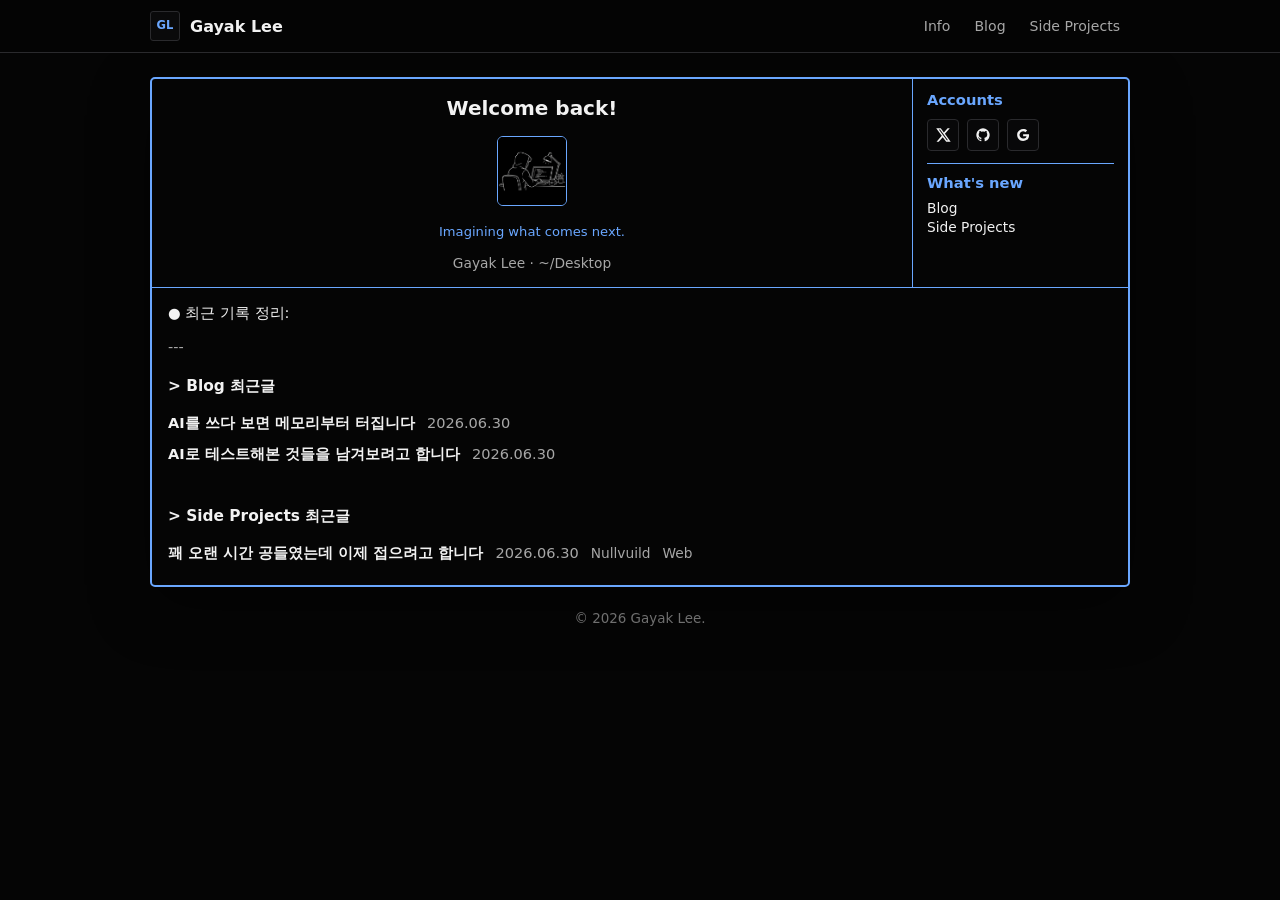
<file: index.html>
<!doctype html>
<html lang="ko">
<head>
  <meta charset="utf-8">
  <meta name="viewport" content="width=device-width, initial-scale=1">
  <meta name="description" content="Gayak Lee의 개인 블로그. AI 도구를 써보고 남긴 글과 사이드 프로젝트 기록.">
  <title>Gayak Lee</title>
  <link rel="icon" href="favicon.ico" sizes="any">
  <link rel="icon" type="image/png" href="assets/favicon-32.png">
  <link rel="apple-touch-icon" href="assets/favicon-180.png">
  <link rel="stylesheet" href="style.css">
</head>
<body>
  <header class="site-header">
    <nav class="nav wrap" aria-label="Main navigation">
      <a class="brand" href="index.html"><span class="brand-mark">GL</span><span>Gayak Lee</span></a>
      <div class="links">
        <a href="info.html">Info</a>
        <a href="blog.html">Blog</a>
        <a href="projects.html">Side Projects</a>
      </div>
    </nav>
  </header>

  <main class="wrap">
    <section class="hero">
      <div class="terminal-body">
        <div>
          <h1 class="terminal-welcome">Welcome back!</h1>
          <img class="terminal-profile" src="assets/profile-illustration.png" alt="Gayak Lee">
          <p class="prompt">Imagining what comes next.</p>
          <p class="terminal-path">Gayak Lee · ~/Desktop</p>
        </div>
      </div>

      <aside class="terminal-side">
        <h2>Accounts</h2>
        <div class="account-icons" aria-label="Accounts">
          <a class="icon-link" href="https://x.com/GayakLee" target="_blank" rel="noreferrer" aria-label="X">
            <svg viewBox="0 0 24 24" aria-hidden="true"><path d="M18.9 2h3.3l-7.3 8.3L23.5 22h-6.7l-5.2-6.8L5.6 22H2.3l7.8-8.9L1.8 2h6.8l4.7 6.2L18.9 2Zm-1.2 18h1.8L7.6 3.9H5.7L17.7 20Z"/></svg>
          </a>
          <a class="icon-link" href="https://github.com/GayakLee" target="_blank" rel="noreferrer" aria-label="GitHub">
            <svg viewBox="0 0 24 24" aria-hidden="true"><path d="M12 2a10 10 0 0 0-3.2 19.5c.5.1.7-.2.7-.5v-1.9c-2.8.6-3.4-1.2-3.4-1.2-.5-1.1-1.1-1.4-1.1-1.4-.9-.6.1-.6.1-.6 1 0 1.5 1 1.5 1 .9 1.5 2.3 1 2.9.8.1-.6.3-1 .6-1.3-2.2-.3-4.6-1.1-4.6-5A3.9 3.9 0 0 1 6.6 8.7c-.1-.3-.5-1.3.1-2.7 0 0 .8-.3 2.8 1a9.5 9.5 0 0 1 5 0c1.9-1.3 2.8-1 2.8-1 .6 1.4.2 2.4.1 2.7a3.9 3.9 0 0 1 1 2.7c0 3.9-2.3 4.7-4.6 5 .4.3.7.9.7 1.8V21c0 .3.2.6.7.5A10 10 0 0 0 12 2Z"/></svg>
          </a>
          <a class="icon-link" href="mailto:gayaklee@gmail.com" aria-label="Gmail">
            <svg viewBox="0 0 24 24" aria-hidden="true"><path d="M12.2 10.2v3.6h5.1c-.2 1.2-.8 2.2-1.8 2.9v2.4h2.9c1.7-1.6 2.7-3.9 2.7-6.6 0-.6-.1-1.2-.2-1.8h-8.7Zm0 10.8c2.4 0 4.5-.8 6-2.2l-2.9-2.4c-.8.5-1.8.9-3.1.9-2.4 0-4.4-1.6-5.1-3.8h-3v2.5c1.5 3 4.6 5 8.1 5ZM7.1 13.5c-.2-.5-.3-1.1-.3-1.7s.1-1.2.3-1.7V7.6h-3A9 9 0 0 0 3.2 12c0 1.4.3 2.7.9 3.9l3-2.4Zm5.1-7.1c1.3 0 2.5.5 3.4 1.3l2.6-2.6C16.7 3.7 14.6 3 12.2 3 8.7 3 5.6 5 4.1 8l3 2.4c.7-2.4 2.7-4 5.1-4Z"/></svg>
          </a>
        </div>
        <hr>
        <h2>What's new</h2>
        <p><a class="muted" href="blog.html">Blog</a></p>
        <p><a class="muted" href="projects.html">Side Projects</a></p>
      </aside>

      <div class="terminal-recent">
        <div class="answer-log">
          <p class="answer-title">● 최근 기록 정리:</p>
          <p class="answer-rule">---</p>

          <div class="answer-group">
            <h2>&gt; Blog 최근글</h2>
            <a class="answer-row home-recent-row" href="posts/2.html">
              <strong>AI를 쓰다 보면 메모리부터 터집니다</strong>
              <span>2026.06.30</span>
            </a>
            <a class="answer-row home-recent-row" href="posts/1.html">
              <strong>AI로 테스트해본 것들을 남겨보려고 합니다</strong>
              <span>2026.06.30</span>
            </a>
          </div>

          <div class="answer-group side-projects-recent">
            <h2>&gt; Side Projects 최근글</h2>
            <a class="answer-row home-recent-row project-answer-row" href="projects/nullvuild/1.html">
              <strong>꽤 오랜 시간 공들였는데 이제 접으려고 합니다</strong>
              <span>2026.06.30</span>
              <span class="project-name">Nullvuild</span>
              <span class="project-category">Web</span>
            </a>
          </div>
        </div>
      </div>
    </section>

    <footer>© 2026 Gayak Lee.</footer>
  </main>
</body>
</html>
</file>
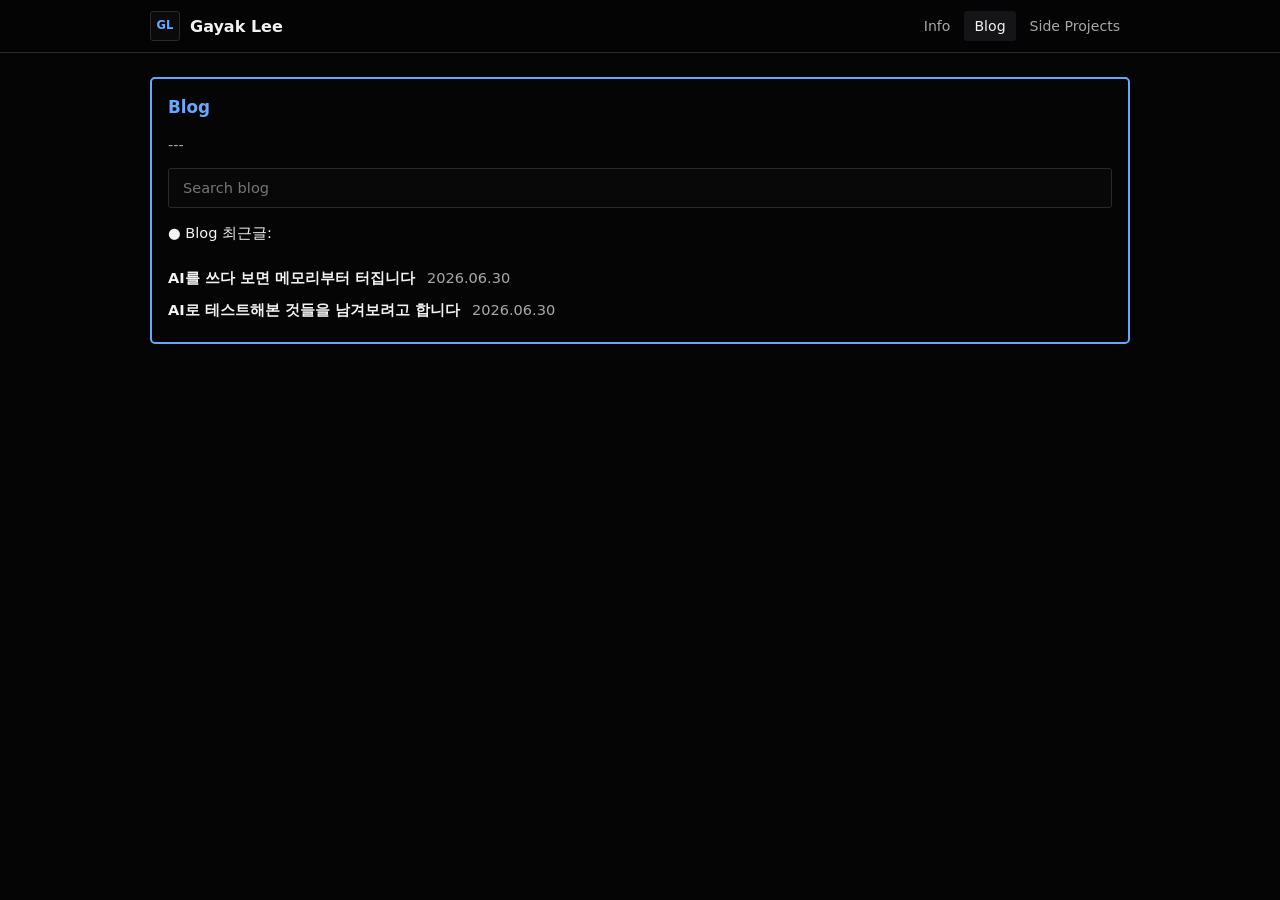
<file: blog.html>
<!doctype html>
<html lang="ko">
<head>
  <meta charset="utf-8">
  <meta name="viewport" content="width=device-width, initial-scale=1">
  <title>Blog - Gayak Lee</title>
  <link rel="icon" href="favicon.ico" sizes="any">
  <link rel="icon" type="image/png" href="assets/favicon-32.png">
  <link rel="apple-touch-icon" href="assets/favicon-180.png">
  <link rel="stylesheet" href="style.css">
</head>
<body>
  <header class="site-header">
    <nav class="nav wrap" aria-label="Main navigation">
      <a class="brand" href="index.html"><span class="brand-mark">GL</span><span>Gayak Lee</span></a>
      <div class="links">
        <a href="info.html">Info</a>
        <a href="blog.html" aria-current="page">Blog</a>
        <a href="projects.html">Side Projects</a>
      </div>
    </nav>
  </header>

  <main class="wrap">
    <section class="terminal-page">
      <div class="answer-log">
        <p class="terminal-page-title">Blog</p>
        <p class="answer-rule">---</p>
        <div class="search terminal-search">
          <input id="searchInput" type="search" placeholder="Search blog" autocomplete="off">
        </div>
        <div id="postList"></div>
        <button id="loadMore" class="load-more" type="button">더 보기</button>
      </div>
    </section>
  </main>

  <script>
    const posts = [
      { title: "AI를 쓰다 보면 메모리부터 터집니다", date: "2026.06.30", href: "posts/2.html", excerpt: "AI 도구를 쓰면서 메모리와 저장공간 관리까지 신경 쓰게 된 후기입니다." },
      { title: "AI로 테스트해본 것들을 남겨보려고 합니다", date: "2026.06.30", href: "posts/1.html", excerpt: "포장된 이야기가 아니라 실제로 써보고 느낀 후기를 남겨보려고 합니다." }
    ];

    const pageSize = 3;
    let shown = pageSize;
    let query = "";
    const list = document.getElementById("postList");
    const button = document.getElementById("loadMore");
    const input = document.getElementById("searchInput");

    function filteredPosts() {
      const q = query.trim().toLowerCase();
      if (!q) return posts;
      return posts.filter((post) => `${post.title} ${post.date} ${post.excerpt}`.toLowerCase().includes(q));
    }

    function render() {
      const items = filteredPosts();
      const visible = items.slice(0, shown);
      list.innerHTML = `
        <p class="answer-title">● Blog 최근글:</p>
        <div class="answer-group">
          ${visible.map((post) => `
            <a class="answer-row home-recent-row" href="${post.href}">
              <strong>${post.title}</strong>
              <span>${post.date}</span>
            </a>
          `).join("")}
        </div>
      `;
      if (!visible.length) {
        list.innerHTML = `
          <p class="answer-title">● Blog 최근글:</p>
          <div class="empty">검색 결과가 없습니다.</div>
        `;
      }
      button.style.display = shown < items.length ? "block" : "none";
    }

    input.addEventListener("input", (event) => {
      query = event.target.value;
      shown = pageSize;
      render();
    });

    button.addEventListener("click", () => {
      shown += pageSize;
      render();
    });

    window.addEventListener("scroll", () => {
      if (button.style.display === "none") return;
      if (window.innerHeight + window.scrollY >= document.body.offsetHeight - 220) {
        shown += pageSize;
        render();
      }
    }, { passive: true });

    render();
  </script>
</body>
</html>
</file>
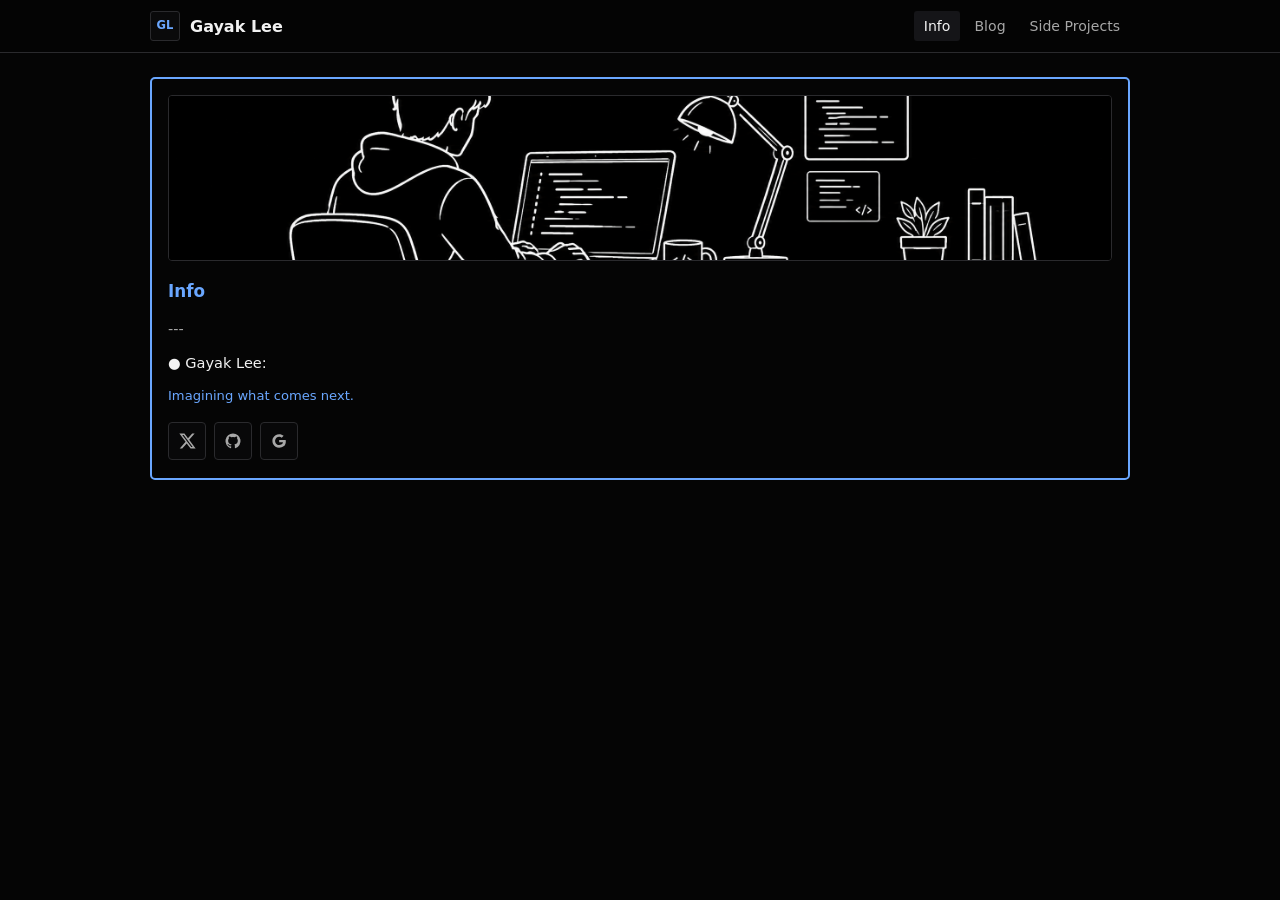
<file: info.html>
<!doctype html>
<html lang="ko">
<head>
  <meta charset="utf-8">
  <meta name="viewport" content="width=device-width, initial-scale=1">
  <title>Info - Gayak Lee</title>
  <link rel="icon" href="favicon.ico" sizes="any">
  <link rel="icon" type="image/png" href="assets/favicon-32.png">
  <link rel="apple-touch-icon" href="assets/favicon-180.png">
  <link rel="stylesheet" href="style.css">
</head>
<body>
  <header class="site-header">
    <nav class="nav wrap" aria-label="Main navigation">
      <a class="brand" href="index.html"><span class="brand-mark">GL</span><span>Gayak Lee</span></a>
      <div class="links">
        <a href="info.html" aria-current="page">Info</a>
        <a href="blog.html">Blog</a>
        <a href="projects.html">Side Projects</a>
      </div>
    </nav>
  </header>

  <main class="wrap">
    <section class="terminal-page">
      <div class="answer-log">
        <figure class="info-banner">
          <img src="assets/info-banner.png" alt="Developer workspace line illustration">
        </figure>
        <p class="terminal-page-title">Info</p>
        <p class="answer-rule">---</p>
        <p class="answer-title">● Gayak Lee:</p>
        <p class="prompt">Imagining what comes next.</p>
        <div class="account-icons info-icons" aria-label="Accounts">
          <a class="icon-link" href="https://x.com/GayakLee" target="_blank" rel="noreferrer" aria-label="X">
            <svg viewBox="0 0 24 24" aria-hidden="true"><path d="M18.9 2h3.3l-7.3 8.3L23.5 22h-6.7l-5.2-6.8L5.6 22H2.3l7.8-8.9L1.8 2h6.8l4.7 6.2L18.9 2Zm-1.2 18h1.8L7.6 3.9H5.7L17.7 20Z"/></svg>
          </a>
          <a class="icon-link" href="https://github.com/GayakLee" target="_blank" rel="noreferrer" aria-label="GitHub">
            <svg viewBox="0 0 24 24" aria-hidden="true"><path d="M12 2a10 10 0 0 0-3.2 19.5c.5.1.7-.2.7-.5v-1.9c-2.8.6-3.4-1.2-3.4-1.2-.5-1.1-1.1-1.4-1.1-1.4-.9-.6.1-.6.1-.6 1 0 1.5 1 1.5 1 .9 1.5 2.3 1 2.9.8.1-.6.3-1 .6-1.3-2.2-.3-4.6-1.1-4.6-5A3.9 3.9 0 0 1 6.6 8.7c-.1-.3-.5-1.3.1-2.7 0 0 .8-.3 2.8 1a9.5 9.5 0 0 1 5 0c1.9-1.3 2.8-1 2.8-1 .6 1.4.2 2.4.1 2.7a3.9 3.9 0 0 1 1 2.7c0 3.9-2.3 4.7-4.6 5 .4.3.7.9.7 1.8V21c0 .3.2.6.7.5A10 10 0 0 0 12 2Z"/></svg>
          </a>
          <a class="icon-link" href="mailto:gayaklee@gmail.com" aria-label="Gmail">
            <svg viewBox="0 0 24 24" aria-hidden="true"><path d="M12.2 10.2v3.6h5.1c-.2 1.2-.8 2.2-1.8 2.9v2.4h2.9c1.7-1.6 2.7-3.9 2.7-6.6 0-.6-.1-1.2-.2-1.8h-8.7Zm0 10.8c2.4 0 4.5-.8 6-2.2l-2.9-2.4c-.8.5-1.8.9-3.1.9-2.4 0-4.4-1.6-5.1-3.8h-3v2.5c1.5 3 4.6 5 8.1 5ZM7.1 13.5c-.2-.5-.3-1.1-.3-1.7s.1-1.2.3-1.7V7.6h-3A9 9 0 0 0 3.2 12c0 1.4.3 2.7.9 3.9l3-2.4Zm5.1-7.1c1.3 0 2.5.5 3.4 1.3l2.6-2.6C16.7 3.7 14.6 3 12.2 3 8.7 3 5.6 5 4.1 8l3 2.4c.7-2.4 2.7-4 5.1-4Z"/></svg>
          </a>
        </div>
      </div>
    </section>
  </main>
</body>
</html>
</file>
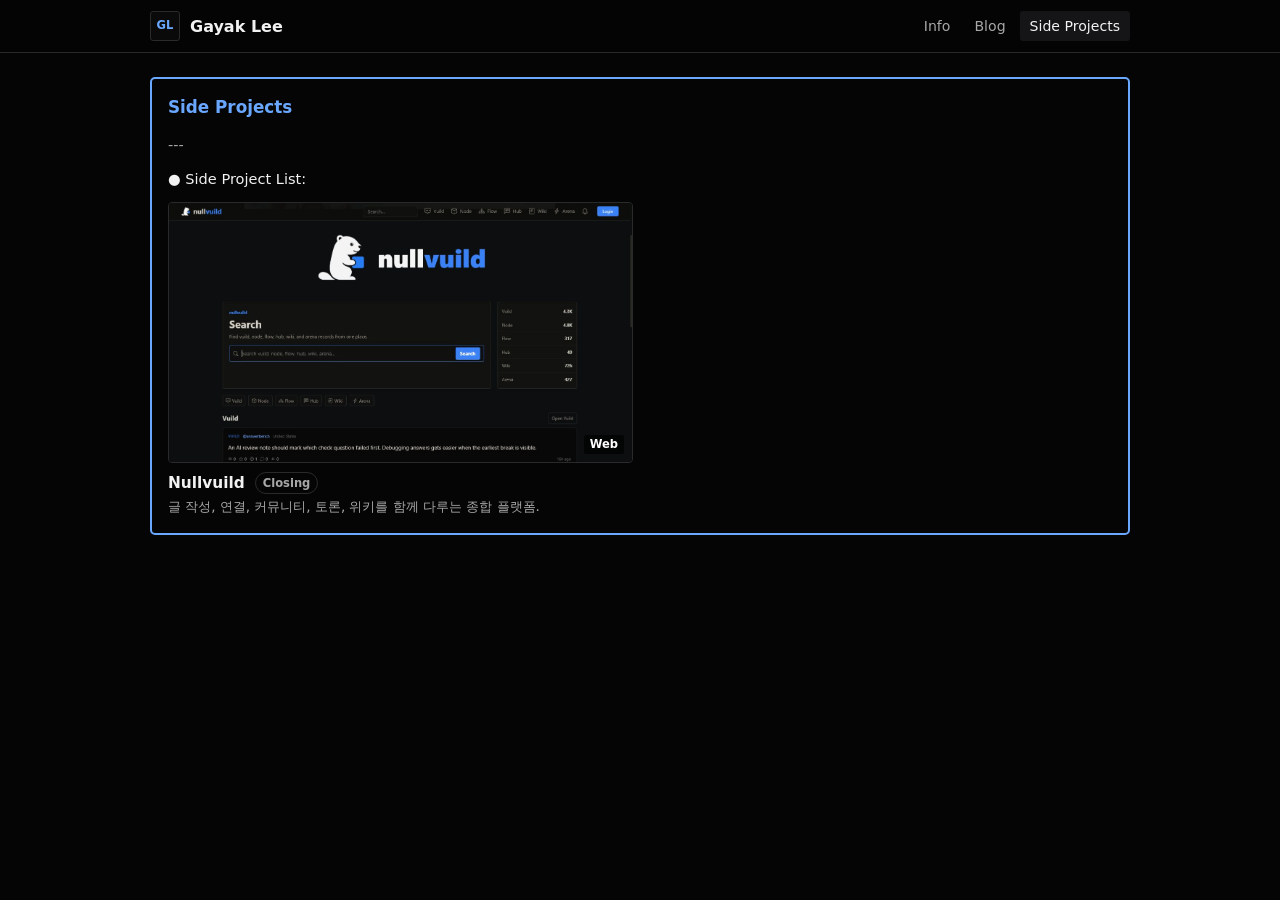
<file: projects.html>
<!doctype html>
<html lang="ko">
<head>
  <meta charset="utf-8">
  <meta name="viewport" content="width=device-width, initial-scale=1">
  <title>Side Projects - Gayak Lee</title>
  <link rel="icon" href="favicon.ico" sizes="any">
  <link rel="icon" type="image/png" href="assets/favicon-32.png">
  <link rel="apple-touch-icon" href="assets/favicon-180.png">
  <link rel="stylesheet" href="style.css">
</head>
<body>
  <header class="site-header">
    <nav class="nav wrap" aria-label="Main navigation">
      <a class="brand" href="index.html"><span class="brand-mark">GL</span><span>Gayak Lee</span></a>
      <div class="links">
        <a href="info.html">Info</a>
        <a href="blog.html">Blog</a>
        <a href="projects.html" aria-current="page">Side Projects</a>
      </div>
    </nav>
  </header>

  <main class="wrap">
    <section class="terminal-page">
      <div class="answer-log">
        <p class="terminal-page-title">Side Projects</p>
        <p class="answer-rule">---</p>
        <p class="answer-title">● Side Project List:</p>
        <div class="project-grid terminal-project-grid">
          <a class="project-card" href="projects/nullvuild.html">
            <div class="thumb">
              <img src="assets/nullvuild-screenshot.png" alt="Nullvuild screenshot">
              <span class="thumb-badge">Web</span>
            </div>
            <h3 class="project-title-row"><span>Nullvuild</span><span class="status-badge">Closing</span></h3>
            <p>글 작성, 연결, 커뮤니티, 토론, 위키를 함께 다루는 종합 플랫폼.</p>
          </a>
        </div>
      </div>
    </section>
  </main>
</body>
</html>
</file>
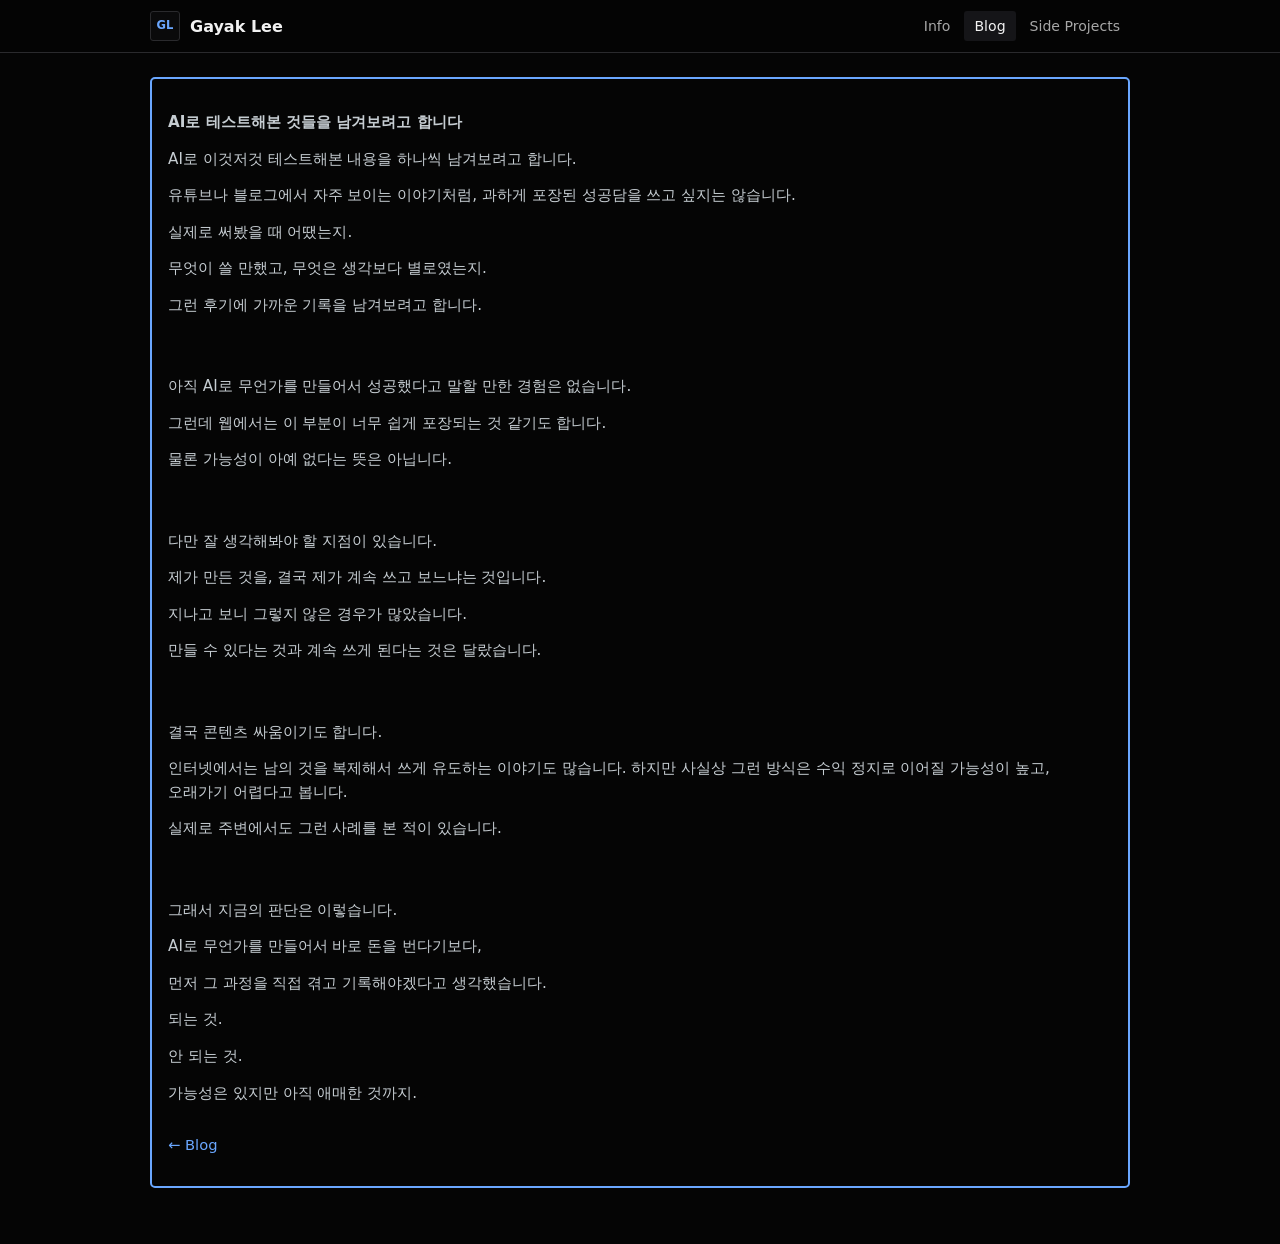
<file: posts/1.html>
<!doctype html>
<html lang="ko">
<head>
  <meta charset="utf-8">
  <meta name="viewport" content="width=device-width, initial-scale=1">
  <title>AI로 테스트해본 것들을 남겨보려고 합니다 - Gayak Lee</title>
  <link rel="icon" href="../favicon.ico" sizes="any">
  <link rel="icon" type="image/png" href="../assets/favicon-32.png">
  <link rel="apple-touch-icon" href="../assets/favicon-180.png">
  <link rel="stylesheet" href="../style.css">
</head>
<body>
  <header class="site-header">
    <nav class="nav wrap" aria-label="Main navigation">
      <a class="brand" href="../index.html"><span class="brand-mark">GL</span><span>Gayak Lee</span></a>
      <div class="links">
        <a href="../info.html">Info</a>
        <a href="../blog.html" aria-current="page">Blog</a>
        <a href="../projects.html">Side Projects</a>
      </div>
    </nav>
  </header>

  <main class="wrap">
    <section class="terminal-page">
      <article class="article">
        <p class="terminal-page-title">AI로 테스트해본 것들을 남겨보려고 합니다</p>
        <p>AI로 이것저것 테스트해본 내용을 하나씩 남겨보려고 합니다.</p>
        <p>유튜브나 블로그에서 자주 보이는 이야기처럼, 과하게 포장된 성공담을 쓰고 싶지는 않습니다.</p>
        <p>실제로 써봤을 때 어땠는지.</p>
        <p>무엇이 쓸 만했고, 무엇은 생각보다 별로였는지.</p>
        <p>그런 후기에 가까운 기록을 남겨보려고 합니다.</p>
        <div class="topic-spacer" aria-hidden="true"></div>
        <p>아직 AI로 무언가를 만들어서 성공했다고 말할 만한 경험은 없습니다.</p>
        <p>그런데 웹에서는 이 부분이 너무 쉽게 포장되는 것 같기도 합니다.</p>
        <p>물론 가능성이 아예 없다는 뜻은 아닙니다.</p>
        <div class="topic-spacer" aria-hidden="true"></div>
        <p>다만 잘 생각해봐야 할 지점이 있습니다.</p>
        <p>제가 만든 것을, 결국 제가 계속 쓰고 보느냐는 것입니다.</p>
        <p>지나고 보니 그렇지 않은 경우가 많았습니다.</p>
        <p>만들 수 있다는 것과 계속 쓰게 된다는 것은 달랐습니다.</p>
        <div class="topic-spacer" aria-hidden="true"></div>
        <p>결국 콘텐츠 싸움이기도 합니다.</p>
        <p>인터넷에서는 남의 것을 복제해서 쓰게 유도하는 이야기도 많습니다. 하지만 사실상 그런 방식은 수익 정지로 이어질 가능성이 높고, 오래가기 어렵다고 봅니다.</p>
        <p>실제로 주변에서도 그런 사례를 본 적이 있습니다.</p>
        <div class="topic-spacer" aria-hidden="true"></div>
        <p>그래서 지금의 판단은 이렇습니다.</p>
        <p>AI로 무언가를 만들어서 바로 돈을 번다기보다,</p>
        <p>먼저 그 과정을 직접 겪고 기록해야겠다고 생각했습니다.</p>
        <p>되는 것.</p>
        <p>안 되는 것.</p>
        <p>가능성은 있지만 아직 애매한 것까지.</p>
        <a class="back" href="../blog.html">← Blog</a>
      </article>
    </section>
  </main>
</body>
</html>
</file>
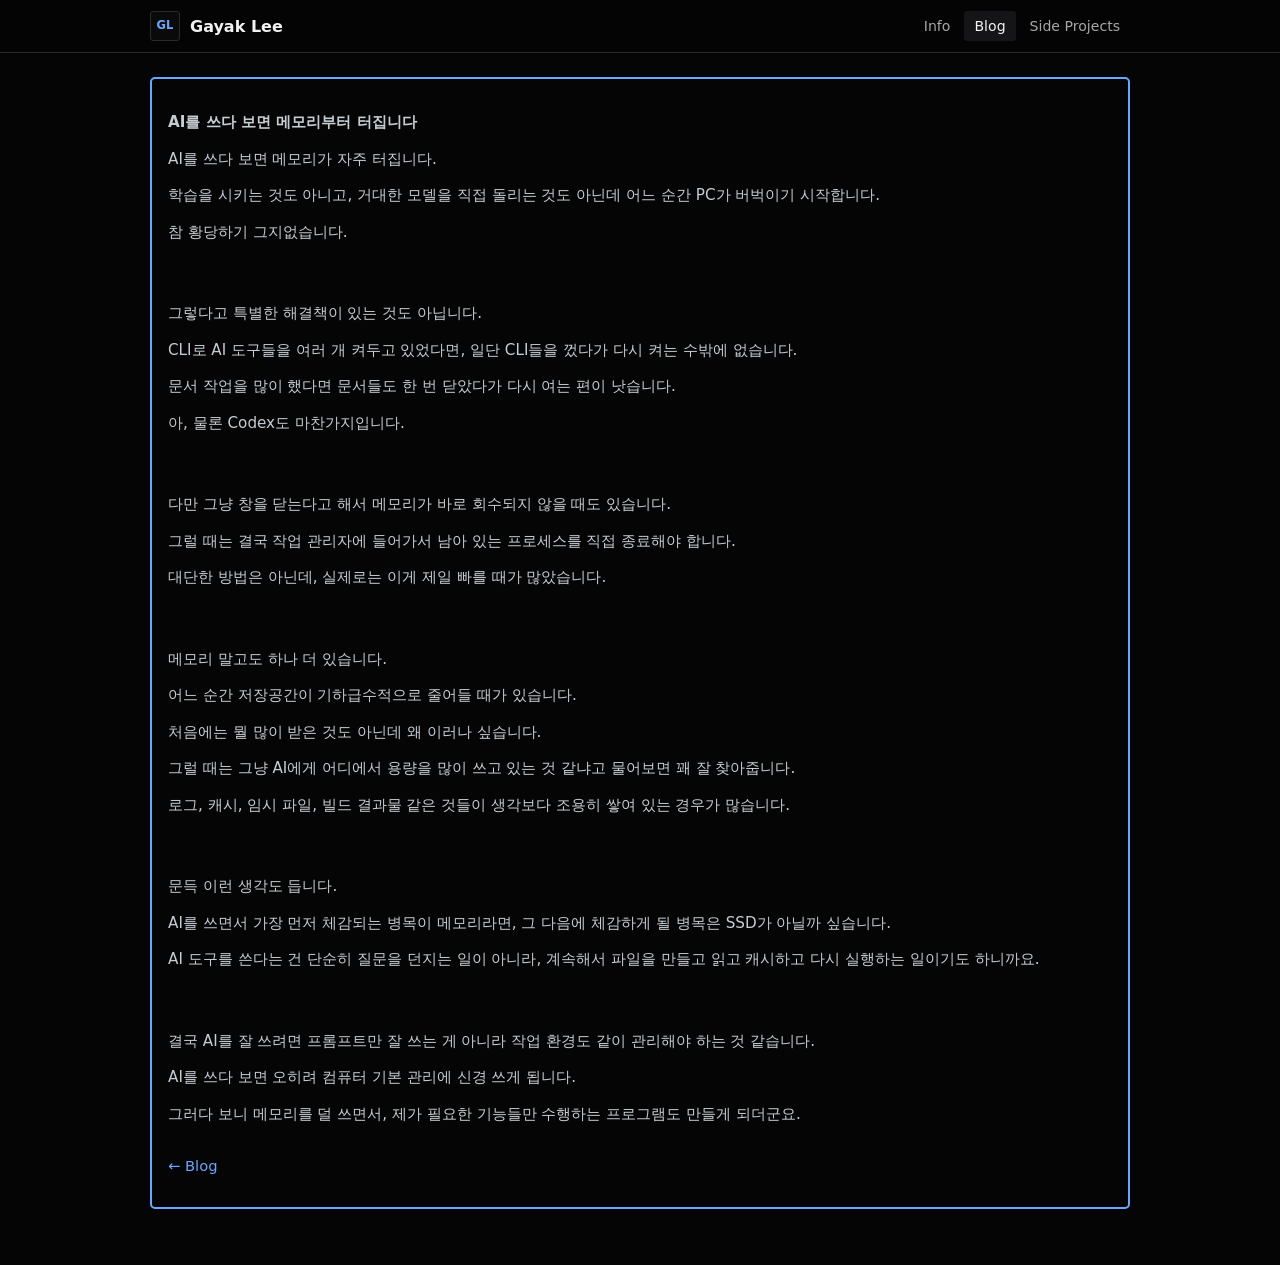
<file: posts/2.html>
<!doctype html>
<html lang="ko">
<head>
  <meta charset="utf-8">
  <meta name="viewport" content="width=device-width, initial-scale=1">
  <title>AI를 쓰다 보면 메모리부터 터집니다 - Gayak Lee</title>
  <link rel="icon" href="../favicon.ico" sizes="any">
  <link rel="icon" type="image/png" href="../assets/favicon-32.png">
  <link rel="apple-touch-icon" href="../assets/favicon-180.png">
  <link rel="stylesheet" href="../style.css">
</head>
<body>
  <header class="site-header">
    <nav class="nav wrap" aria-label="Main navigation">
      <a class="brand" href="../index.html"><span class="brand-mark">GL</span><span>Gayak Lee</span></a>
      <div class="links">
        <a href="../info.html">Info</a>
        <a href="../blog.html" aria-current="page">Blog</a>
        <a href="../projects.html">Side Projects</a>
      </div>
    </nav>
  </header>

  <main class="wrap">
    <section class="terminal-page">
      <article class="article">
        <p class="terminal-page-title">AI를 쓰다 보면 메모리부터 터집니다</p>
        <p>AI를 쓰다 보면 메모리가 자주 터집니다.</p>
        <p>학습을 시키는 것도 아니고, 거대한 모델을 직접 돌리는 것도 아닌데 어느 순간 PC가 버벅이기 시작합니다.</p>
        <p>참 황당하기 그지없습니다.</p>

        <div class="topic-spacer" aria-hidden="true"></div>

        <p>그렇다고 특별한 해결책이 있는 것도 아닙니다.</p>
        <p>CLI로 AI 도구들을 여러 개 켜두고 있었다면, 일단 CLI들을 껐다가 다시 켜는 수밖에 없습니다.</p>
        <p>문서 작업을 많이 했다면 문서들도 한 번 닫았다가 다시 여는 편이 낫습니다.</p>
        <p>아, 물론 Codex도 마찬가지입니다.</p>

        <div class="topic-spacer" aria-hidden="true"></div>

        <p>다만 그냥 창을 닫는다고 해서 메모리가 바로 회수되지 않을 때도 있습니다.</p>
        <p>그럴 때는 결국 작업 관리자에 들어가서 남아 있는 프로세스를 직접 종료해야 합니다.</p>
        <p>대단한 방법은 아닌데, 실제로는 이게 제일 빠를 때가 많았습니다.</p>

        <div class="topic-spacer" aria-hidden="true"></div>

        <p>메모리 말고도 하나 더 있습니다.</p>
        <p>어느 순간 저장공간이 기하급수적으로 줄어들 때가 있습니다.</p>
        <p>처음에는 뭘 많이 받은 것도 아닌데 왜 이러나 싶습니다.</p>
        <p>그럴 때는 그냥 AI에게 어디에서 용량을 많이 쓰고 있는 것 같냐고 물어보면 꽤 잘 찾아줍니다.</p>
        <p>로그, 캐시, 임시 파일, 빌드 결과물 같은 것들이 생각보다 조용히 쌓여 있는 경우가 많습니다.</p>

        <div class="topic-spacer" aria-hidden="true"></div>

        <p>문득 이런 생각도 듭니다.</p>
        <p>AI를 쓰면서 가장 먼저 체감되는 병목이 메모리라면, 그 다음에 체감하게 될 병목은 SSD가 아닐까 싶습니다.</p>
        <p>AI 도구를 쓴다는 건 단순히 질문을 던지는 일이 아니라, 계속해서 파일을 만들고 읽고 캐시하고 다시 실행하는 일이기도 하니까요.</p>

        <div class="topic-spacer" aria-hidden="true"></div>

        <p>결국 AI를 잘 쓰려면 프롬프트만 잘 쓰는 게 아니라 작업 환경도 같이 관리해야 하는 것 같습니다.</p>
        <p>AI를 쓰다 보면 오히려 컴퓨터 기본 관리에 신경 쓰게 됩니다.</p>
        <p>그러다 보니 메모리를 덜 쓰면서, 제가 필요한 기능들만 수행하는 프로그램도 만들게 되더군요.</p>

        <a class="back" href="../blog.html">← Blog</a>
      </article>
    </section>
  </main>
</body>
</html>
</file>
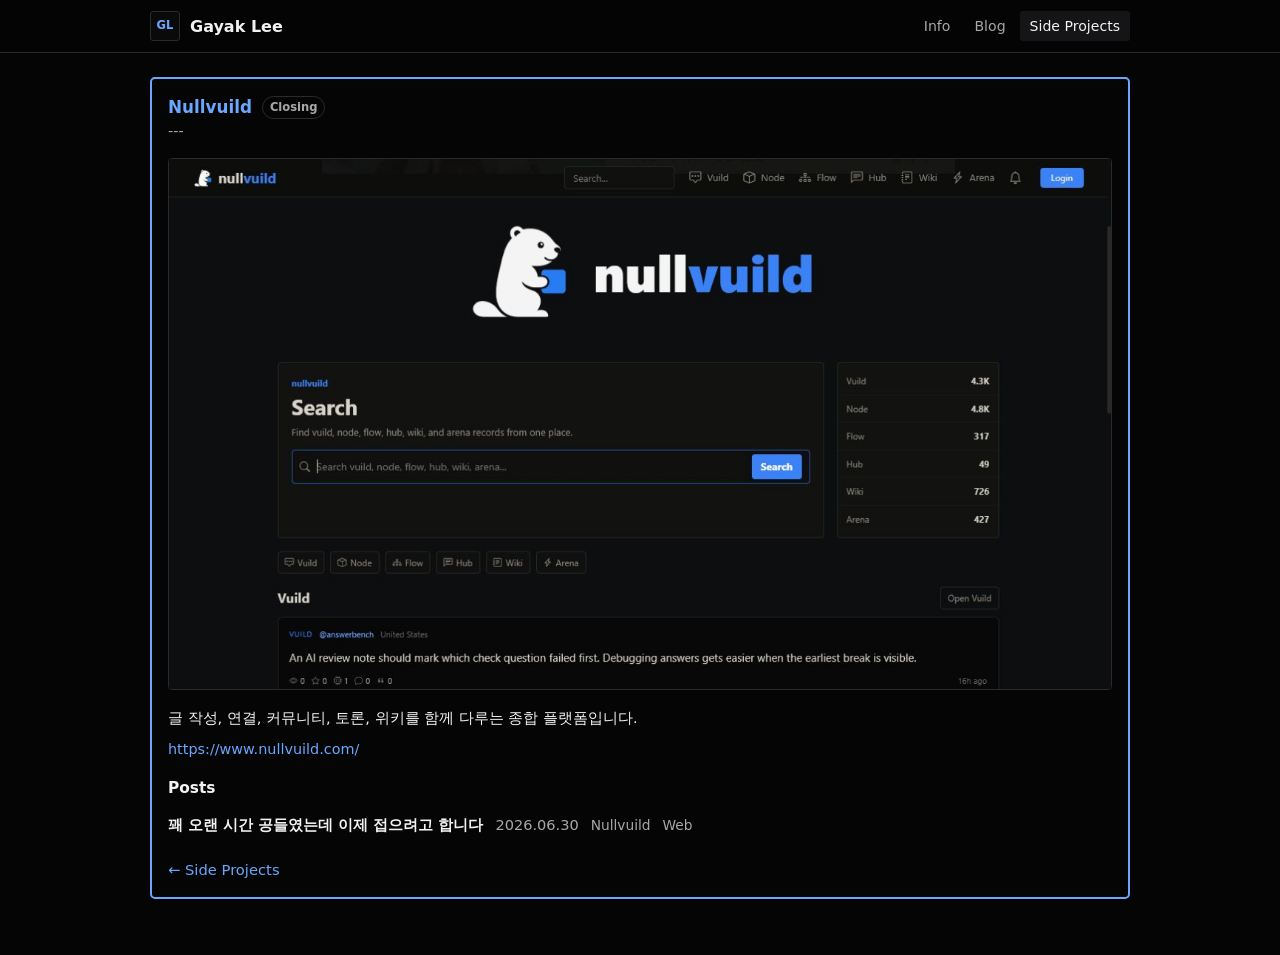
<file: projects/nullvuild.html>
<!doctype html>
<html lang="ko">
<head>
  <meta charset="utf-8">
  <meta name="viewport" content="width=device-width, initial-scale=1">
  <title>Nullvuild - Gayak Lee</title>
  <link rel="icon" href="../favicon.ico" sizes="any">
  <link rel="icon" type="image/png" href="../assets/favicon-32.png">
  <link rel="apple-touch-icon" href="../assets/favicon-180.png">
  <link rel="stylesheet" href="../style.css">
</head>
<body>
  <header class="site-header">
    <nav class="nav wrap" aria-label="Main navigation">
      <a class="brand" href="../index.html"><span class="brand-mark">GL</span><span>Gayak Lee</span></a>
      <div class="links">
        <a href="../info.html">Info</a>
        <a href="../blog.html">Blog</a>
        <a href="../projects.html" aria-current="page">Side Projects</a>
      </div>
    </nav>
  </header>

  <main class="wrap">
    <section class="terminal-page">
      <div class="answer-log">
        <div class="project-heading-row">
          <p class="terminal-page-title">Nullvuild</p>
          <span class="status-badge">Closing</span>
        </div>
        <p class="answer-rule">---</p>

        <div class="shot">
          <img src="../assets/nullvuild-screenshot.png" alt="Nullvuild screenshot">
        </div>

        <div class="project-summary">
          <p>글 작성, 연결, 커뮤니티, 토론, 위키를 함께 다루는 종합 플랫폼입니다.</p>
          <a class="project-link" href="https://www.nullvuild.com/" target="_blank" rel="noreferrer">https://www.nullvuild.com/</a>
        </div>

        <div class="answer-group">
          <h2>Posts</h2>
          <a class="answer-row home-recent-row project-answer-row" href="nullvuild/1.html">
            <strong>꽤 오랜 시간 공들였는데 이제 접으려고 합니다</strong>
            <span>2026.06.30</span>
            <span class="project-name">Nullvuild</span>
            <span class="project-category">Web</span>
          </a>
        </div>

        <a class="back" href="../projects.html">← Side Projects</a>
      </div>
    </section>
  </main>
</body>
</html>
</file>
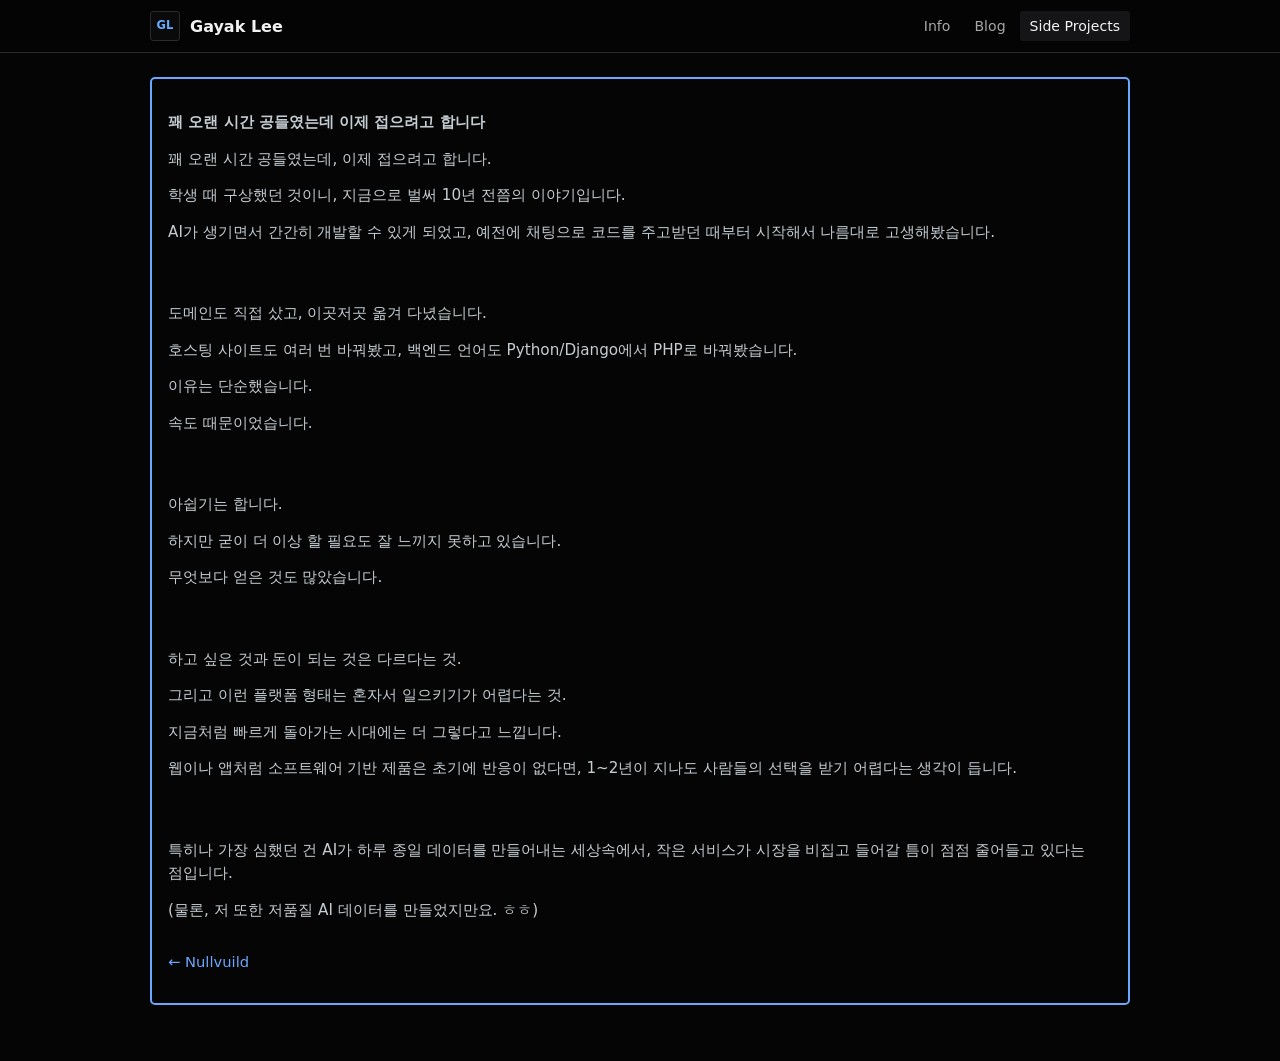
<file: projects/nullvuild/1.html>
<!doctype html>
<html lang="ko">
<head>
  <meta charset="utf-8">
  <meta name="viewport" content="width=device-width, initial-scale=1">
  <title>꽤 오랜 시간 공들였는데 이제 접으려고 합니다 - Gayak Lee</title>
  <link rel="icon" href="../../favicon.ico" sizes="any">
  <link rel="icon" type="image/png" href="../../assets/favicon-32.png">
  <link rel="apple-touch-icon" href="../../assets/favicon-180.png">
  <link rel="stylesheet" href="../../style.css">
</head>
<body>
  <header class="site-header">
    <nav class="nav wrap" aria-label="Main navigation">
      <a class="brand" href="../../index.html"><span class="brand-mark">GL</span><span>Gayak Lee</span></a>
      <div class="links">
        <a href="../../info.html">Info</a>
        <a href="../../blog.html">Blog</a>
        <a href="../../projects.html" aria-current="page">Side Projects</a>
      </div>
    </nav>
  </header>

  <main class="wrap">
    <section class="terminal-page">
      <article class="article">
        <p class="terminal-page-title">꽤 오랜 시간 공들였는데 이제 접으려고 합니다</p>

        <p>꽤 오랜 시간 공들였는데, 이제 접으려고 합니다.</p>

        <p>학생 때 구상했던 것이니, 지금으로 벌써 10년 전쯤의 이야기입니다.</p>
        <p>AI가 생기면서 간간히 개발할 수 있게 되었고, 예전에 채팅으로 코드를 주고받던 때부터 시작해서 나름대로 고생해봤습니다.</p>

        <div class="topic-spacer" aria-hidden="true"></div>

        <p>도메인도 직접 샀고, 이곳저곳 옮겨 다녔습니다.</p>
        <p>호스팅 사이트도 여러 번 바꿔봤고, 백엔드 언어도 Python/Django에서 PHP로 바꿔봤습니다.</p>
        <p>이유는 단순했습니다.</p>
        <p>속도 때문이었습니다.</p>

        <div class="topic-spacer" aria-hidden="true"></div>

        <p>아쉽기는 합니다.</p>
        <p>하지만 굳이 더 이상 할 필요도 잘 느끼지 못하고 있습니다.</p>
        <p>무엇보다 얻은 것도 많았습니다.</p>

        <div class="topic-spacer" aria-hidden="true"></div>

        <p>하고 싶은 것과 돈이 되는 것은 다르다는 것.</p>
        <p>그리고 이런 플랫폼 형태는 혼자서 일으키기가 어렵다는 것.</p>

        <p>지금처럼 빠르게 돌아가는 시대에는 더 그렇다고 느낍니다.</p>
        <p>웹이나 앱처럼 소프트웨어 기반 제품은 초기에 반응이 없다면, 1~2년이 지나도 사람들의 선택을 받기 어렵다는 생각이 듭니다.</p>

        <div class="topic-spacer" aria-hidden="true"></div>

        <p>특히나 가장 심했던 건 AI가 하루 종일 데이터를 만들어내는 세상속에서, 작은 서비스가 시장을 비집고 들어갈 틈이 점점 줄어들고 있다는 점입니다.</p>
        <p>(물론, 저 또한 저품질 AI 데이터를 만들었지만요. ㅎㅎ)</p>

        <a class="back" href="../nullvuild.html">← Nullvuild</a>
      </article>
    </section>
  </main>
</body>
</html>
</file>
<file: style.css>
:root {
  color-scheme: dark;
  --bg: #050505;
  --panel: #0b0b0c;
  --panel-soft: #111113;
  --ink: #f2f2f2;
  --muted: #a7a7a7;
  --dim: #6f6f6f;
  --line: #2a2a2d;
  --accent: #6aa7ff;
  --blue: #6aa7ff;
  --warn: #d0d0d0;
  --bad: #b9b9b9;
}

* {
  box-sizing: border-box;
}

html {
  scroll-behavior: smooth;
}

body {
  margin: 0;
  background: var(--bg);
  color: var(--ink);
  font-family: Inter, ui-sans-serif, system-ui, -apple-system, BlinkMacSystemFont, "Segoe UI", sans-serif;
  letter-spacing: 0;
}

a {
  color: inherit;
  text-decoration: none;
}

.wrap {
  width: min(980px, calc(100% - 32px));
  margin: 0 auto;
}

.site-header {
  position: sticky;
  top: 0;
  z-index: 20;
  border-bottom: 1px solid var(--line);
  background: rgba(5, 5, 5, 0.92);
  backdrop-filter: blur(8px);
}

.nav {
  display: flex;
  align-items: center;
  justify-content: space-between;
  min-height: 52px;
  gap: 18px;
}

.brand {
  display: inline-flex;
  align-items: center;
  gap: 10px;
  font-weight: 800;
}

.brand-mark {
  display: grid;
  width: 30px;
  height: 30px;
  place-items: center;
  border: 1px solid var(--line);
  border-radius: 3px;
  background: #0a0a0b;
  color: var(--accent);
  font: 800 0.72rem/1 Inter, ui-sans-serif, system-ui, sans-serif;
}

.links {
  display: flex;
  align-items: center;
  gap: 4px;
}

.links a {
  padding: 7px 10px;
  border-radius: 3px;
  color: var(--muted);
  font-size: 0.88rem;
}

.links a:hover,
.links a[aria-current="page"] {
  background: #151518;
  color: var(--ink);
}

main {
  padding: 24px 0 56px;
}

.hero {
  display: grid;
  grid-template-areas:
    "body side"
    "recent recent";
  grid-template-columns: minmax(0, 1fr) 216px;
  gap: 0;
  padding: 0;
  border: 2px solid var(--accent);
  border-radius: 5px;
  background: #050505;
  box-shadow: 0 18px 60px rgba(0, 0, 0, 0.48);
}

.hero > .social-icons {
  display: none;
}

.eyebrow {
  margin: 0 0 8px;
  color: var(--accent);
  font: 750 0.82rem/1.4 Inter, ui-sans-serif, system-ui, sans-serif;
}

h1 {
  margin: 0;
  font-size: clamp(1.85rem, 4.5vw, 2.8rem);
  line-height: 1.02;
  letter-spacing: 0;
}

.lead {
  max-width: 640px;
  margin: 10px 0 0;
  color: var(--muted);
  font-size: 0.95rem;
  line-height: 1.56;
  word-break: keep-all;
}

.hero-actions {
  display: flex;
  flex-wrap: wrap;
  gap: 8px;
  margin-top: 14px;
}

.button {
  display: inline-flex;
  align-items: center;
  min-height: 36px;
  padding: 0 12px;
  border: 1px solid var(--line);
  border-radius: 3px;
  color: var(--muted);
  font-size: 0.9rem;
}

.button.primary {
  border-color: rgba(106, 167, 255, 0.62);
  color: var(--accent);
}

.grid {
  display: grid;
  grid-template-columns: minmax(0, 1fr) 280px;
  gap: 14px;
  align-items: start;
  margin-top: 14px;
}

.grid.single {
  grid-template-columns: 1fr;
}

.section {
  border: 1px solid var(--line);
  border-radius: 4px;
  background: var(--panel);
  overflow: hidden;
}

.terminal-section {
  border: 2px solid var(--accent);
  border-radius: 5px;
  background: #050505;
}

.terminal-recent {
  grid-area: recent;
  border-top: 1px solid var(--accent);
  padding: 14px 16px 16px;
}

.terminal-recent .section-head {
  border-bottom-color: var(--line);
  background: #080809;
}

.terminal-recent .item {
  border-bottom-color: #20242a;
}

.answer-log {
  color: var(--ink);
  font-size: 0.91rem;
  line-height: 1.5;
}

.answer-title,
.answer-rule {
  margin: 0 0 12px;
}

.answer-rule {
  color: var(--muted);
}

.answer-group {
  margin-top: 18px;
}

.side-projects-recent {
  margin-top: 36px;
}

.answer-group h2 {
  margin: 0 0 10px;
  color: var(--ink);
  font-size: 0.96rem;
  line-height: 1.35;
}

.answer-row {
  display: grid;
  grid-template-columns: 112px minmax(0, 1fr);
  gap: 12px;
  width: fit-content;
  max-width: 100%;
  margin: 5px 0;
  color: var(--ink);
}

.answer-row span {
  color: var(--muted);
}

.answer-row strong {
  color: var(--ink);
  font-weight: 750;
}

.answer-row:hover strong {
  color: var(--blue);
}

.home-recent-row {
  display: inline-flex;
  align-items: baseline;
  gap: 12px;
  width: 100%;
  white-space: nowrap;
  overflow: hidden;
}

.project-answer-row {
  display: inline-flex;
  align-items: baseline;
  gap: 12px;
  width: 100%;
  white-space: nowrap;
  overflow: hidden;
}

.project-name,
.project-category {
  color: var(--muted);
  font-size: 0.86rem;
  white-space: nowrap;
}

.project-category {
  color: var(--accent);
}

.terminal-section .section-head {
  border-bottom-color: var(--line);
  background: #080809;
}

.terminal-section .item {
  border-bottom-color: #20242a;
}

.section-head {
  display: flex;
  align-items: baseline;
  justify-content: space-between;
  gap: 16px;
  padding: 12px 14px;
  border-bottom: 1px solid var(--line);
}

.section-head h2 {
  margin: 0;
  font-size: 1rem;
}

.section-head p {
  margin: 0;
  color: var(--dim);
  font-size: 0.82rem;
}

.list {
  display: grid;
}

.item {
  display: grid;
  grid-template-columns: 96px minmax(0, 1fr);
  gap: 12px;
  padding: 12px 14px;
  border-bottom: 1px solid var(--line);
}

.item:last-child {
  border-bottom: 0;
}

.item:hover {
  background: #111113;
}

.meta {
  color: var(--dim);
  font: 750 0.78rem/1.45 Inter, ui-sans-serif, system-ui, sans-serif;
}

h2,
h3 {
  letter-spacing: 0;
}

.item h3 {
  margin: 0 0 7px;
  font-size: 0.96rem;
  line-height: 1.35;
}

.item p,
.note p,
.article p,
.project-intro p {
  margin: 0;
  color: var(--muted);
  font-size: 0.9rem;
  line-height: 1.55;
  word-break: keep-all;
}

.note {
  padding: 12px 14px;
  border-bottom: 1px solid var(--line);
}

.note:last-child {
  border-bottom: 0;
}

.note strong {
  display: block;
  margin-bottom: 7px;
  color: var(--ink);
  font-size: 0.95rem;
}

.status {
  display: inline-flex;
  margin-top: 9px;
  color: var(--dim);
  font: 750 0.78rem/1.4 Inter, ui-sans-serif, system-ui, sans-serif;
}

.status.run {
  color: var(--accent);
}

.status.hold {
  color: var(--warn);
}

.status.drop {
  color: var(--bad);
}

.page-title {
  padding: 18px 0 14px;
  border-bottom: 1px solid var(--line);
}

.page-title .eyebrow {
  margin-bottom: 10px;
}

.content {
  max-width: 720px;
  margin-top: 14px;
}

.article {
  padding: 16px 0;
}

.article h2 {
  margin: 28px 0 10px;
  font-size: 1.1rem;
}

.article p {
  margin-bottom: 13px;
  color: #c6cdd2;
  font-size: 0.95rem;
}

.topic-spacer {
  height: 2.8rem;
}

.search {
  padding: 12px 14px;
  border-bottom: 1px solid var(--line);
}

.search input {
  width: 100%;
  min-height: 40px;
  padding: 0 14px;
  border: 1px solid var(--line);
  border-radius: 9px;
  outline: none;
  background: #0d1012;
  color: var(--ink);
  font: inherit;
}

.search input:focus {
  border-color: rgba(106, 167, 255, 0.66);
}

.load-more {
  width: calc(100% - 32px);
  min-height: 40px;
  margin: 14px 16px 16px;
  border: 1px solid var(--line);
  border-radius: 9px;
  background: transparent;
  color: var(--accent);
  cursor: pointer;
  font-weight: 750;
}

.load-more:hover {
  background: rgba(106, 167, 255, 0.08);
}

.project-intro {
  padding: 16px;
  border: 1px solid var(--line);
  border-radius: 4px;
  background: var(--panel);
}

.project-intro h1 {
  margin-bottom: 10px;
  font-size: clamp(1.55rem, 3.5vw, 2.25rem);
}

.shot {
  margin-top: 16px;
  border: 1px solid var(--line);
  border-radius: 4px;
  overflow: hidden;
  background: #0c0f11;
}

.shot img {
  display: block;
  width: 100%;
  height: auto;
}

.shot-box {
  display: grid;
  min-height: 250px;
  place-items: center;
  color: var(--dim);
  background:
    linear-gradient(135deg, rgba(126, 182, 255, 0.12), transparent 45%),
    repeating-linear-gradient(90deg, #15191d 0 1px, transparent 1px 42px),
    repeating-linear-gradient(0deg, #15191d 0 1px, transparent 1px 42px);
}

.project-grid {
  display: grid;
  grid-template-columns: repeat(2, minmax(0, 1fr));
  gap: 18px 14px;
  padding: 14px;
}

.project-card {
  display: block;
}

.project-card:hover .thumb {
  border-color: #3a4249;
  filter: brightness(1.08);
}

.thumb {
  position: relative;
  aspect-ratio: 16 / 9;
  overflow: hidden;
  border: 1px solid var(--line);
  border-radius: 4px;
  background: #050607;
}

.thumb img {
  display: block;
  width: 100%;
  height: 100%;
  object-fit: cover;
}

.thumb-badge {
  position: absolute;
  right: 8px;
  bottom: 8px;
  padding: 3px 6px;
  border-radius: 2px;
  background: rgba(0, 0, 0, 0.74);
  color: #fff;
  font: 750 0.72rem/1.2 Inter, ui-sans-serif, system-ui, sans-serif;
}

.terminal-bar {
  display: flex;
  align-items: center;
  gap: 8px;
  width: fit-content;
  min-height: 0;
  margin-left: 24px;
  padding: 0 10px;
  background: #050505;
  color: var(--muted);
  font-size: 0.86rem;
  transform: translateY(-11px);
}

.terminal-body {
  grid-area: body;
  display: grid;
  min-height: 188px;
  place-items: center;
  padding: 18px 18px 14px;
  text-align: center;
}

.prompt {
  margin: 0;
  color: var(--accent);
  font-size: 0.82rem;
}

.terminal-welcome {
  margin: 0 0 14px;
  color: var(--ink);
  font-size: clamp(1.05rem, 2.4vw, 1.25rem);
  line-height: 1.16;
}

.profile-line {
  margin: 12px 0 0;
  color: var(--ink);
  font-size: clamp(1rem, 2.4vw, 1.3rem);
  line-height: 1.15;
}

.ascii-mark {
  display: none;
}

.terminal-profile {
  width: 70px;
  height: 70px;
  margin: 2px auto 14px;
  border: 1px solid var(--accent);
  border-radius: 6px;
  object-fit: cover;
  background: #000;
}

.terminal-path {
  max-width: 100%;
  margin: 16px 0 0;
  color: var(--muted);
  font-size: 0.86rem;
  line-height: 1.3;
}

.terminal-side {
  grid-area: side;
  display: grid;
  align-content: start;
  min-height: 188px;
  padding: 12px 14px;
  border-left: 1px solid var(--accent);
}

.terminal-side h2 {
  margin: 0 0 8px;
  color: var(--accent);
  font-size: 0.92rem;
  line-height: 1.2;
}

.terminal-side p,
.terminal-side a {
  margin: 0;
  color: var(--ink);
  font-size: 0.86rem;
  line-height: 1.35;
}

.terminal-side a:hover {
  color: var(--blue);
}

.terminal-side hr {
  width: 100%;
  margin: 10px 0;
  border: 0;
  border-top: 1px solid var(--accent);
}

.terminal-side .muted {
  color: var(--ink);
}

.account-icons {
  display: flex;
  gap: 8px;
  margin: 2px 0 2px;
}

.terminal-side .icon-link {
  width: 32px;
  height: 32px;
}

.terminal-side .icon-link svg {
  width: 16px;
  height: 16px;
}

.terminal-page {
  border: 2px solid var(--accent);
  border-radius: 5px;
  background: #050505;
  padding: 16px;
}

.terminal-page-title {
  margin: 0 0 14px;
  color: var(--accent);
  font-size: 1.05rem;
  font-weight: 800;
}

.terminal-page-line {
  margin: 0 0 8px;
  color: var(--ink);
  font-size: 1rem;
  font-weight: 800;
}

.info-banner {
  margin: 0 0 18px;
  overflow: hidden;
  border: 1px solid var(--line);
  border-radius: 4px;
  background: #000;
}

.info-banner img {
  display: block;
  width: 100%;
  height: clamp(96px, 18vw, 164px);
  object-fit: cover;
  object-position: center;
}

.info-icons {
  margin-top: 16px;
}

.terminal-search {
  padding: 0;
  margin: 0 0 14px;
  border-bottom: 0;
}

.terminal-search input {
  border-radius: 3px;
  background: #080809;
}

.terminal-project-grid {
  margin-top: 2px;
  padding: 0;
}

.social-icons {
  display: flex;
  flex-wrap: wrap;
  gap: 8px;
  margin-top: 16px;
}

.icon-link {
  display: inline-grid;
  width: 38px;
  height: 38px;
  place-items: center;
  border: 1px solid var(--line);
  border-radius: 4px;
  background: #080809;
  color: var(--muted);
}

.icon-link:hover {
  border-color: rgba(106, 167, 255, 0.62);
  color: var(--accent);
  background: #09111f;
}

.icon-link svg {
  width: 18px;
  height: 18px;
  fill: currentColor;
}

.project-card h3 {
  margin: 9px 0 3px;
  font-size: 0.96rem;
  line-height: 1.34;
}

.project-title-row,
.project-heading-row {
  display: flex;
  align-items: center;
  justify-content: flex-start;
  gap: 10px;
}

.project-heading-row .terminal-page-title {
  margin-bottom: 0;
}

.status-badge {
  display: inline-flex;
  align-items: center;
  min-height: 22px;
  padding: 2px 7px;
  border: 1px solid var(--line);
  border-radius: 999px;
  color: var(--muted);
  font-size: 0.72rem;
  font-weight: 750;
  white-space: nowrap;
}

.project-summary {
  display: grid;
  gap: 10px;
  margin-top: 16px;
}

.project-summary .thumb-badge {
  position: static;
  width: fit-content;
  background: #080809;
}

.project-summary p {
  margin: 0;
  color: var(--ink);
  line-height: 1.6;
  word-break: keep-all;
}

.project-link {
  width: fit-content;
  color: var(--accent);
  font-size: 0.9rem;
  line-height: 1.45;
}

.project-link:hover {
  color: var(--ink);
}

.project-card p {
  margin: 0;
  color: var(--muted);
  font-size: 0.84rem;
  line-height: 1.45;
  word-break: keep-all;
}

.back {
  display: inline-flex;
  margin-top: 18px;
  color: var(--accent);
  font-size: 0.92rem;
}

.empty {
  padding: 18px 16px;
  color: var(--muted);
}

.empty-line {
  margin: 0;
  color: var(--muted);
}

footer {
  margin-top: 24px;
  color: var(--dim);
  font-size: 0.84rem;
  text-align: center;
}

@media (max-width: 820px) {
  .grid {
    grid-template-columns: 1fr;
  }
}

@media (max-width: 620px) {
  .wrap {
    width: min(100% - 24px, 940px);
  }

  .nav {
    min-height: auto;
    padding: 12px 0;
    align-items: flex-start;
    flex-direction: column;
  }

  .links {
    width: 100%;
  }

  .links a {
    flex: 1;
    text-align: center;
  }

  main {
    padding-top: 22px;
  }

  .hero {
    grid-template-areas:
      "body"
      "side"
      "recent";
    grid-template-columns: 1fr;
  }

  .terminal-body {
    min-height: 160px;
  }

  .terminal-side {
    min-height: auto;
    border-top: 1px solid var(--accent);
    border-left: 0;
  }

  .item {
    grid-template-columns: 1fr;
  }

  .project-grid {
    grid-template-columns: 1fr;
    padding: 12px;
  }

  .project-answer-row {
    display: inline-flex;
  }

  .home-recent-row {
    flex-wrap: wrap;
    gap: 3px 10px;
    white-space: normal;
    overflow: visible;
  }
}
</file>
